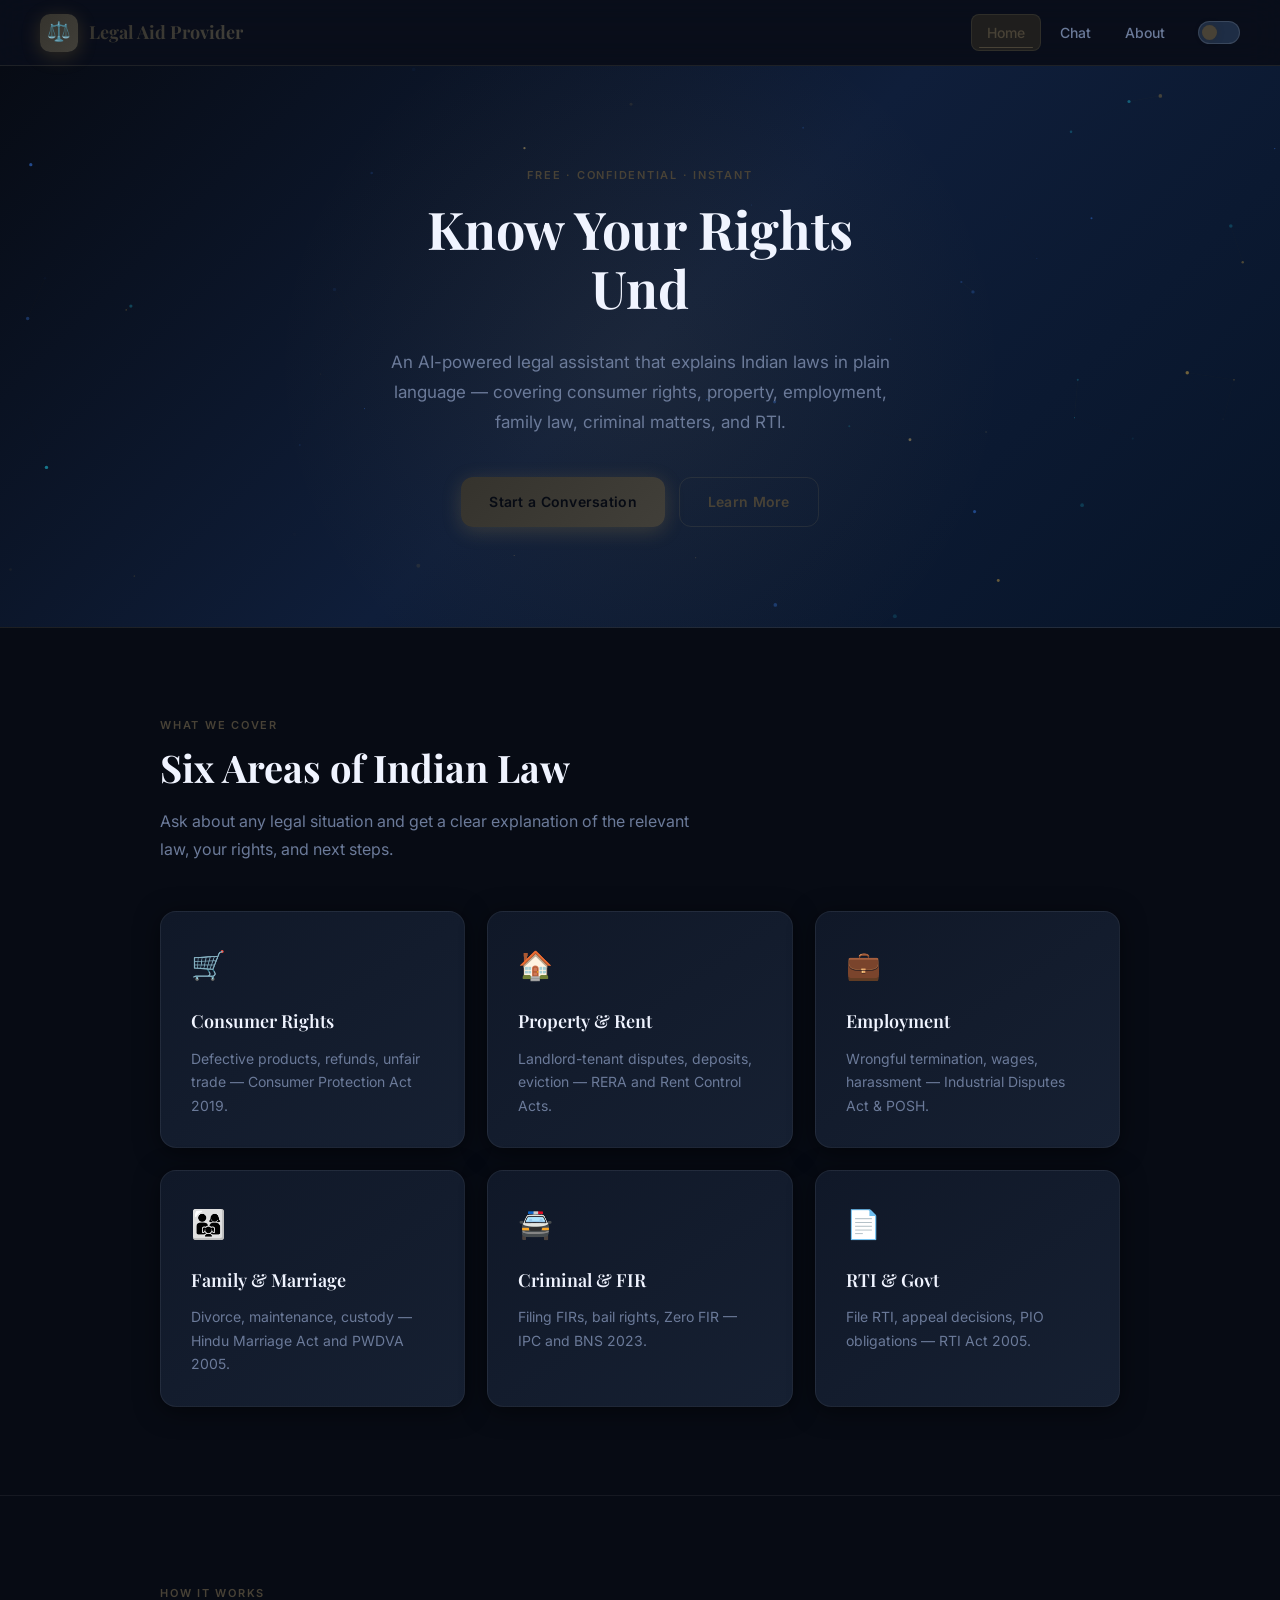
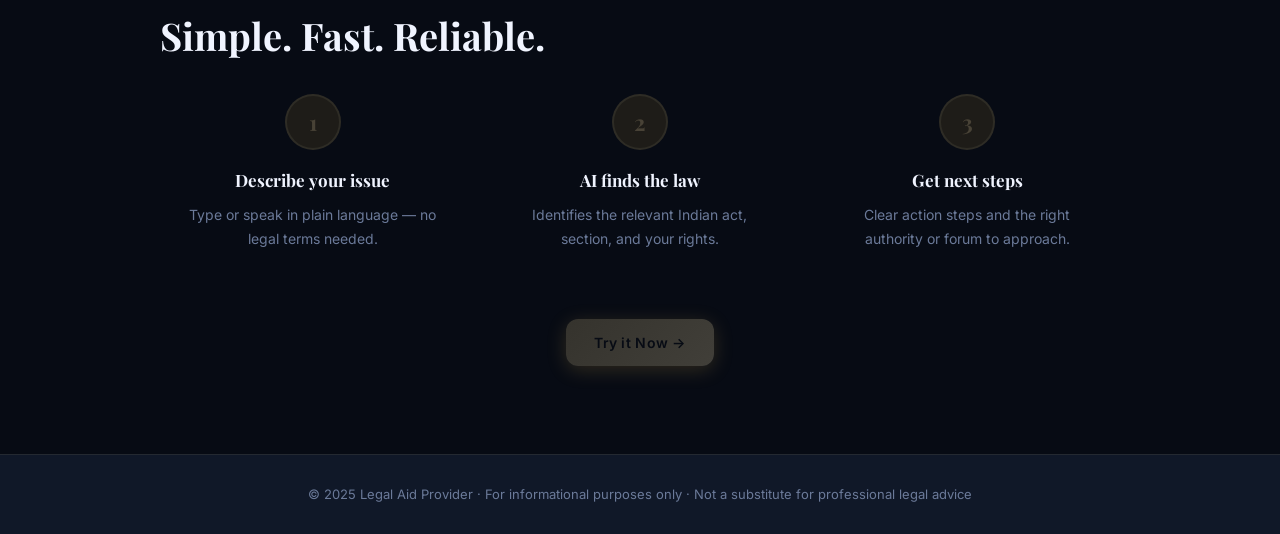
<file: Frontend/index.html>
<!DOCTYPE html>
<html lang="en">
<head>
  <meta charset="UTF-8"/>
  <meta name="viewport" content="width=device-width, initial-scale=1.0"/>
  <title>Legal Aid Provider — Indian Legal Assistant</title>
  <link rel="stylesheet" href="style.css"/>
</head>
<body>
<nav>
  <a href="index.html" class="nav-brand">
    <div class="nav-logo">⚖️</div>
    <span class="nav-brand-text">Legal Aid Provider</span>
  </a>
  <div class="nav-links">
    <a href="index.html" class="nav-link active">Home</a>
    <a href="chat.html" class="nav-link">Chat</a>
    <a href="about.html" class="nav-link">About</a>
    <button class="theme-toggle" onclick="toggleTheme()" title="Toggle theme"></button>
  </div>
  <button class="hamburger" id="hamburger" onclick="toggleMenu()">
    <span></span><span></span><span></span>
  </button>
</nav>

<div class="mobile-menu" id="mobile-menu">
  <a href="index.html" class="nav-link active">Home</a>
  <a href="chat.html" class="nav-link">Chat</a>
  <a href="about.html" class="nav-link">About</a>
  <button class="theme-toggle" onclick="toggleTheme()" style="margin:8px 14px;"></button>
</div>

<!-- Hero -->
<section style="background:var(--grad-hero);padding:100px 40px;border-bottom:1px solid var(--border-gold);position:relative;overflow:hidden;">
  <!-- Particle canvas -->
  <div class="particle-wrap">
    <canvas id="hero-canvas"></canvas>
  </div>
  <div style="position:absolute;top:-100px;left:50%;transform:translateX(-50%);width:800px;height:800px;background:radial-gradient(circle,rgba(232,184,75,0.06) 0%,transparent 65%);pointer-events:none;"></div>
  <div style="max-width:700px;margin:0 auto;text-align:center;position:relative;">
    <p class="fade-in" style="font-size:11px;font-weight:600;letter-spacing:0.16em;text-transform:uppercase;color:var(--gold);margin-bottom:14px;">Free · Confidential · Instant</p>

    <!-- Typewriter heading — replace your static h1 with this -->
    <h1 id="hero-title" class="fade-in" style="font-family:var(--font-head);font-size:52px;font-weight:700;line-height:1.14;margin-bottom:20px;color:var(--text);min-height:128px;"></h1>

    <p class="fade-in" style="font-size:17px;color:var(--muted);line-height:1.78;margin-bottom:40px;max-width:520px;margin-left:auto;margin-right:auto;">
      An AI-powered legal assistant that explains Indian laws in plain language — covering consumer rights, property, employment, family law, criminal matters, and RTI.
    </p>
    <div class="fade-in" style="display:flex;gap:14px;justify-content:center;flex-wrap:wrap;">
      <a href="chat.html" class="btn btn-primary">Start a Conversation</a>
      <a href="about.html" class="btn btn-outline">Learn More</a>
    </div>
  </div>
</section>

<!-- Legal areas -->
<section class="section">
  <p class="section-label fade-in">What we cover</p>
  <h2 class="section-title fade-in">Six Areas of Indian Law</h2>
  <p class="section-sub fade-in">Ask about any legal situation and get a clear explanation of the relevant law, your rights, and next steps.</p>
  <div class="grid-3">
    <div class="card fade-in"><div class="card-icon">🛒</div><h3>Consumer Rights</h3><p>Defective products, refunds, unfair trade — Consumer Protection Act 2019.</p></div>
    <div class="card fade-in"><div class="card-icon">🏠</div><h3>Property & Rent</h3><p>Landlord-tenant disputes, deposits, eviction — RERA and Rent Control Acts.</p></div>
    <div class="card fade-in"><div class="card-icon">💼</div><h3>Employment</h3><p>Wrongful termination, wages, harassment — Industrial Disputes Act & POSH.</p></div>
    <div class="card fade-in"><div class="card-icon">👨‍👩‍👧</div><h3>Family & Marriage</h3><p>Divorce, maintenance, custody — Hindu Marriage Act and PWDVA 2005.</p></div>
    <div class="card fade-in"><div class="card-icon">🚔</div><h3>Criminal & FIR</h3><p>Filing FIRs, bail rights, Zero FIR — IPC and BNS 2023.</p></div>
    <div class="card fade-in"><div class="card-icon">📄</div><h3>RTI & Govt</h3><p>File RTI, appeal decisions, PIO obligations — RTI Act 2005.</p></div>
  </div>
</section>

<hr class="divider"/>

<!-- How it works -->
<section class="section">
  <p class="section-label fade-in">How it works</p>
  <h2 class="section-title fade-in">Simple. Fast. Reliable.</h2>
  <div class="grid-3">
    <div style="text-align:center;padding:20px;" class="fade-in">
      <div style="width:56px;height:56px;border-radius:50%;background:var(--gold-soft);border:2px solid var(--border-gold);display:flex;align-items:center;justify-content:center;margin:0 auto 16px;font-family:var(--font-head);font-size:22px;font-weight:700;color:var(--gold);">1</div>
      <h3 style="font-family:var(--font-head);font-size:17px;margin-bottom:8px;color:var(--text);">Describe your issue</h3>
      <p style="font-size:14px;color:var(--muted);">Type or speak in plain language — no legal terms needed.</p>
    </div>
    <div style="text-align:center;padding:20px;" class="fade-in">
      <div style="width:56px;height:56px;border-radius:50%;background:var(--gold-soft);border:2px solid var(--border-gold);display:flex;align-items:center;justify-content:center;margin:0 auto 16px;font-family:var(--font-head);font-size:22px;font-weight:700;color:var(--gold);">2</div>
      <h3 style="font-family:var(--font-head);font-size:17px;margin-bottom:8px;color:var(--text);">AI finds the law</h3>
      <p style="font-size:14px;color:var(--muted);">Identifies the relevant Indian act, section, and your rights.</p>
    </div>
    <div style="text-align:center;padding:20px;" class="fade-in">
      <div style="width:56px;height:56px;border-radius:50%;background:var(--gold-soft);border:2px solid var(--border-gold);display:flex;align-items:center;justify-content:center;margin:0 auto 16px;font-family:var(--font-head);font-size:22px;font-weight:700;color:var(--gold);">3</div>
      <h3 style="font-family:var(--font-head);font-size:17px;margin-bottom:8px;color:var(--text);">Get next steps</h3>
      <p style="font-size:14px;color:var(--muted);">Clear action steps and the right authority or forum to approach.</p>
    </div>
  </div>
  <div style="text-align:center;margin-top:48px;" class="fade-in">
    <a href="chat.html" class="btn btn-primary">Try it Now →</a>
  
  </div>
</section>

<footer>
  <p>© 2025 Legal Aid Provider · For informational purposes only · Not a substitute for professional legal advice</p>
</footer>

<script>
  function toggleTheme() {
    const html = document.documentElement;
    html.dataset.theme = html.dataset.theme === 'light' ? '' : 'light';
    localStorage.setItem('theme', html.dataset.theme);
  }
  const saved = localStorage.getItem('theme');
  if (saved) document.documentElement.dataset.theme = saved;

  function toggleMenu() {
    document.getElementById('hamburger').classList.toggle('open');
    document.getElementById('mobile-menu').classList.toggle('open');
  }

  const observer = new IntersectionObserver(entries => {
    entries.forEach(e => { if (e.isIntersecting) e.target.classList.add('visible'); });
  }, { threshold: 0.12 });
  document.querySelectorAll('.fade-in').forEach(el => observer.observe(el));
</script>


<!--ANIMATION FILE-->
<script src="animations.js"></script>
<script>
  // Start typewriter on hero heading
  typeWriter('hero-title', ['Know Your Rights', 'Under Indian Law']);
  
</script>
</body>
</html>
</file>
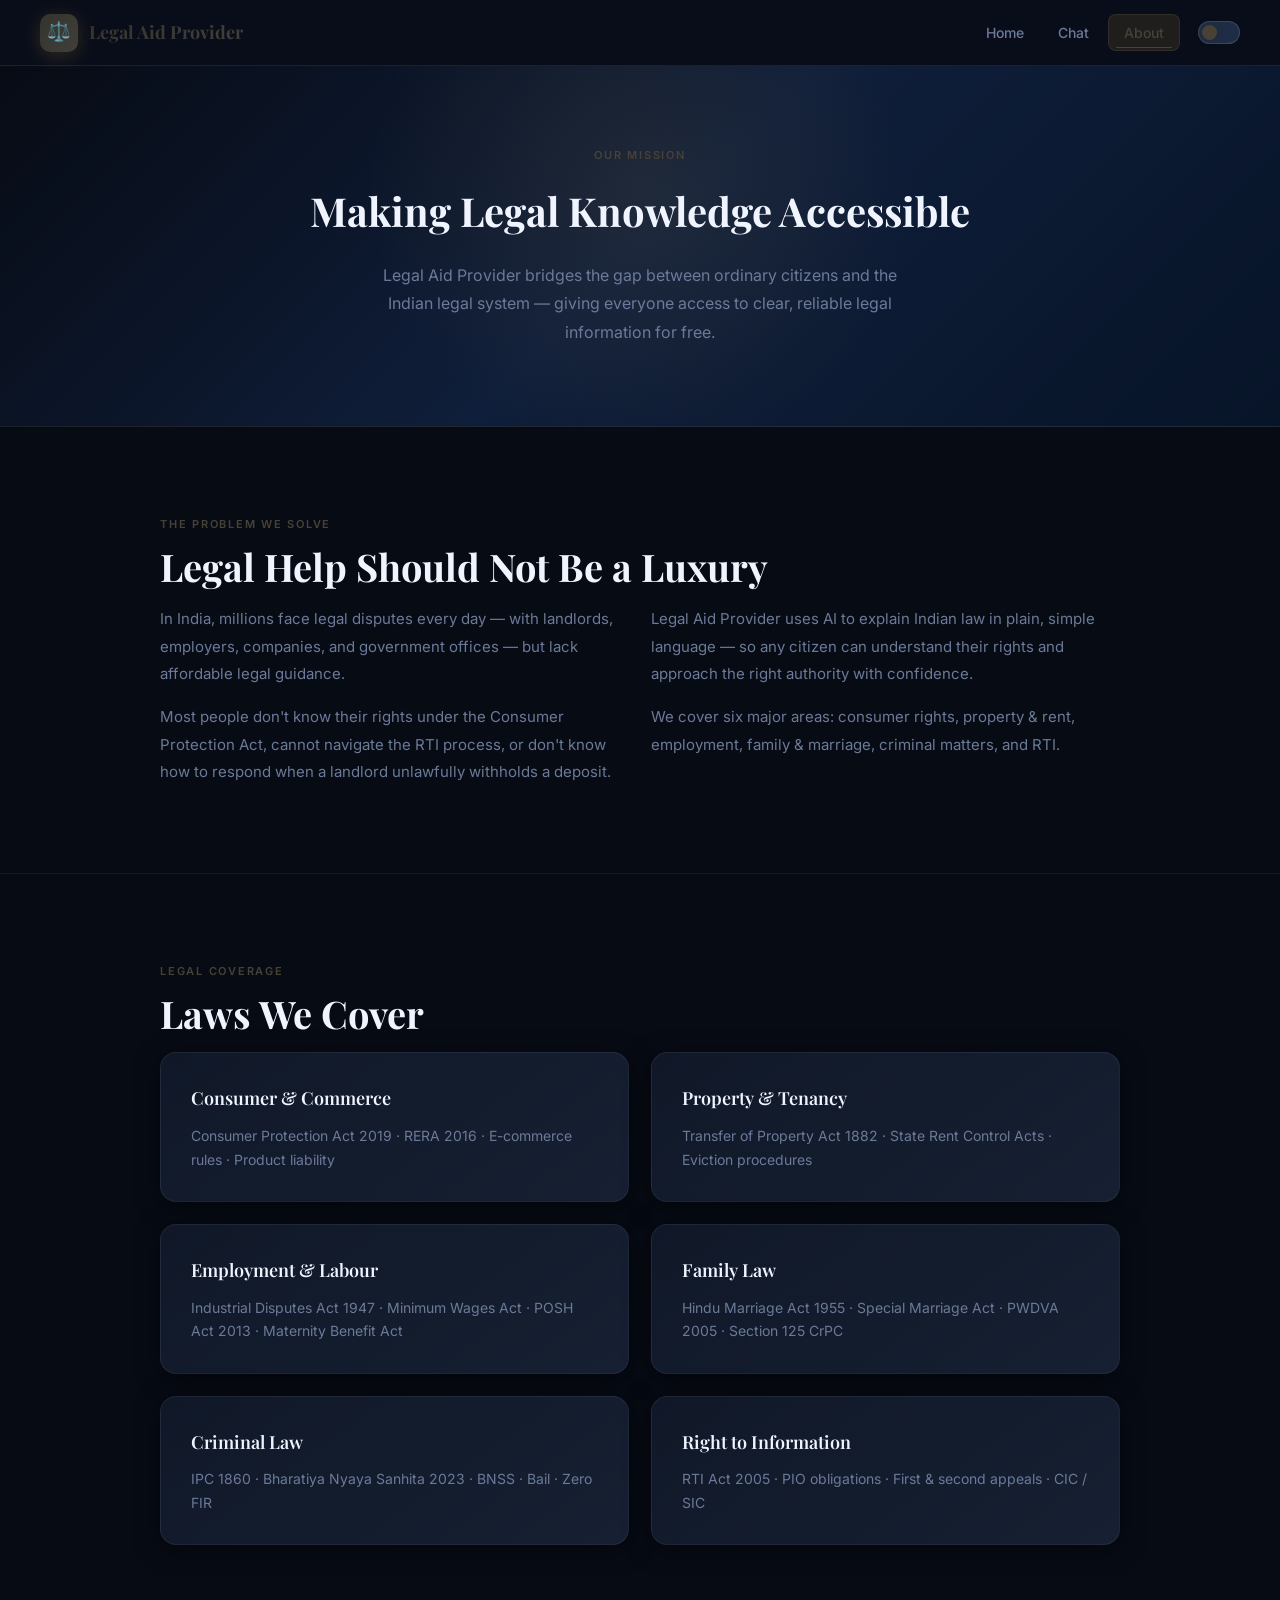
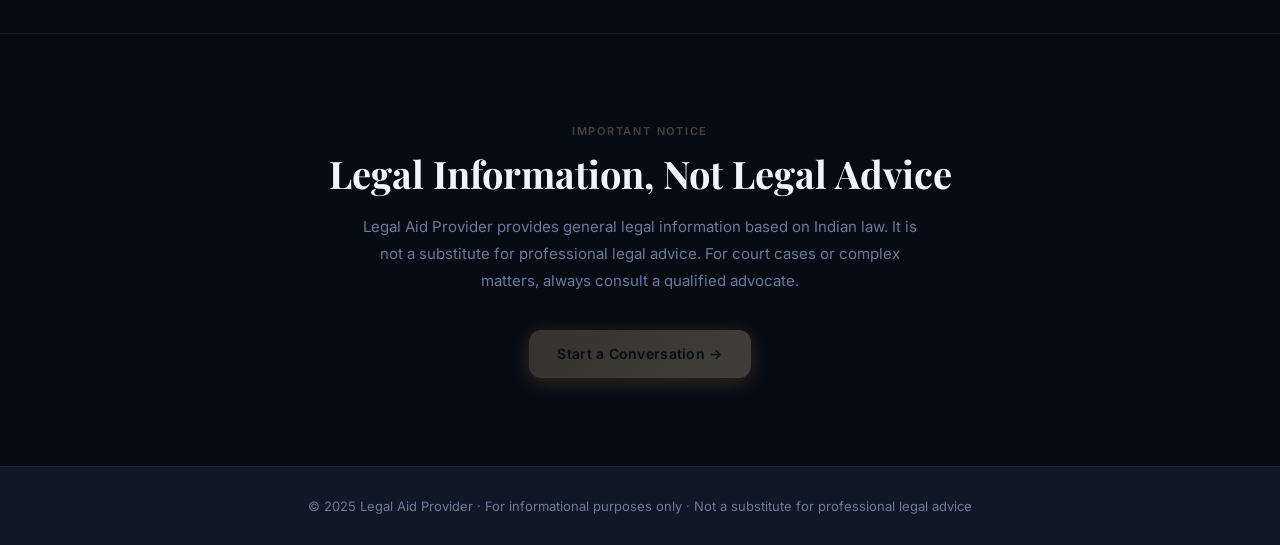
<file: Frontend/about.html>
<!DOCTYPE html>
<html lang="en">
<head>
  <meta charset="UTF-8"/>
  <meta name="viewport" content="width=device-width, initial-scale=1.0"/>
  <title>About — Legal Aid Provider</title>
  <link rel="stylesheet" href="style.css"/>
</head>
<body>
<nav>
  <a href="index.html" class="nav-brand">
    <div class="nav-logo">⚖️</div>
    <span class="nav-brand-text">Legal Aid Provider</span>
  </a>
  <div class="nav-links">
    <a href="index.html" class="nav-link">Home</a>
    <a href="chat.html" class="nav-link">Chat</a>
    <a href="about.html" class="nav-link active">About</a>
    <button class="theme-toggle" onclick="toggleTheme()" title="Toggle theme"></button>
  </div>
  <button class="hamburger" id="hamburger" onclick="toggleMenu()">
    <span></span><span></span><span></span>
  </button>
</nav>

<div class="mobile-menu" id="mobile-menu">
  <a href="index.html" class="nav-link">Home</a>
  <a href="chat.html" class="nav-link">Chat</a>
  <a href="about.html" class="nav-link active">About</a>
  <button class="theme-toggle" onclick="toggleTheme()" style="margin:8px 14px;"></button>
</div>

<div class="about-hero">
  <p style="font-size:11px;font-weight:600;letter-spacing:0.16em;text-transform:uppercase;color:var(--gold);margin-bottom:12px;" class="fade-in">Our Mission</p>
  <h1 style="font-family:var(--font-head);font-size:40px;font-weight:700;margin-bottom:16px;color:var(--text);" class="fade-in">Making Legal Knowledge Accessible</h1>
  <p style="font-size:16px;color:var(--muted);max-width:540px;margin:0 auto;line-height:1.78;" class="fade-in">
    Legal Aid Provider bridges the gap between ordinary citizens and the Indian legal system — giving everyone access to clear, reliable legal information for free.
  </p>
</div>

<section class="section">
  <p class="section-label fade-in">The problem we solve</p>
  <h2 class="section-title fade-in">Legal Help Should Not Be a Luxury</h2>
  <div class="grid-2">
    <div class="fade-in">
      <p style="color:var(--muted);line-height:1.82;margin-bottom:16px;">In India, millions face legal disputes every day — with landlords, employers, companies, and government offices — but lack affordable legal guidance.</p>
      <p style="color:var(--muted);line-height:1.82;">Most people don't know their rights under the Consumer Protection Act, cannot navigate the RTI process, or don't know how to respond when a landlord unlawfully withholds a deposit.</p>
    </div>
    <div class="fade-in">
      <p style="color:var(--muted);line-height:1.82;margin-bottom:16px;">Legal Aid Provider uses AI to explain Indian law in plain, simple language — so any citizen can understand their rights and approach the right authority with confidence.</p>
      <p style="color:var(--muted);line-height:1.82;">We cover six major areas: consumer rights, property & rent, employment, family & marriage, criminal matters, and RTI.</p>
    </div>
  </div>
</section>

<hr class="divider"/>

<section class="section">
  <p class="section-label fade-in">Legal coverage</p>
  <h2 class="section-title fade-in">Laws We Cover</h2>
  <div class="grid-2">
    <div class="card fade-in"><h3>Consumer & Commerce</h3><p>Consumer Protection Act 2019 · RERA 2016 · E-commerce rules · Product liability</p></div>
    <div class="card fade-in"><h3>Property & Tenancy</h3><p>Transfer of Property Act 1882 · State Rent Control Acts · Eviction procedures</p></div>
    <div class="card fade-in"><h3>Employment & Labour</h3><p>Industrial Disputes Act 1947 · Minimum Wages Act · POSH Act 2013 · Maternity Benefit Act</p></div>
    <div class="card fade-in"><h3>Family Law</h3><p>Hindu Marriage Act 1955 · Special Marriage Act · PWDVA 2005 · Section 125 CrPC</p></div>
    <div class="card fade-in"><h3>Criminal Law</h3><p>IPC 1860 · Bharatiya Nyaya Sanhita 2023 · BNSS · Bail · Zero FIR</p></div>
    <div class="card fade-in"><h3>Right to Information</h3><p>RTI Act 2005 · PIO obligations · First & second appeals · CIC / SIC</p></div>
  </div>
</section>

<hr class="divider"/>

<section class="section" style="text-align:center;">
  <p class="section-label fade-in">Important notice</p>
  <h2 class="section-title fade-in">Legal Information, Not Legal Advice</h2>
  <p style="color:var(--muted);max-width:580px;margin:0 auto 36px;line-height:1.82;" class="fade-in">
    Legal Aid Provider provides general legal information based on Indian law. It is not a substitute for professional legal advice. For court cases or complex matters, always consult a qualified advocate.
  </p>
  <a href="chat.html" class="btn btn-primary fade-in">Start a Conversation →</a>
</section>

<footer>
  <p>© 2025 Legal Aid Provider · For informational purposes only · Not a substitute for professional legal advice</p>
</footer>

<script>
  function toggleTheme() {
    const html = document.documentElement;
    html.dataset.theme = html.dataset.theme === 'light' ? '' : 'light';
    localStorage.setItem('theme', html.dataset.theme);
  }
  const saved = localStorage.getItem('theme');
  if (saved) document.documentElement.dataset.theme = saved;

  function toggleMenu() {
    document.getElementById('hamburger').classList.toggle('open');
    document.getElementById('mobile-menu').classList.toggle('open');
  }

  const observer = new IntersectionObserver(entries => {
    entries.forEach(e => { if (e.isIntersecting) e.target.classList.add('visible'); });
  }, { threshold: 0.12 });
  document.querySelectorAll('.fade-in').forEach(el => observer.observe(el));
</script>
</body>
</html>
</file>
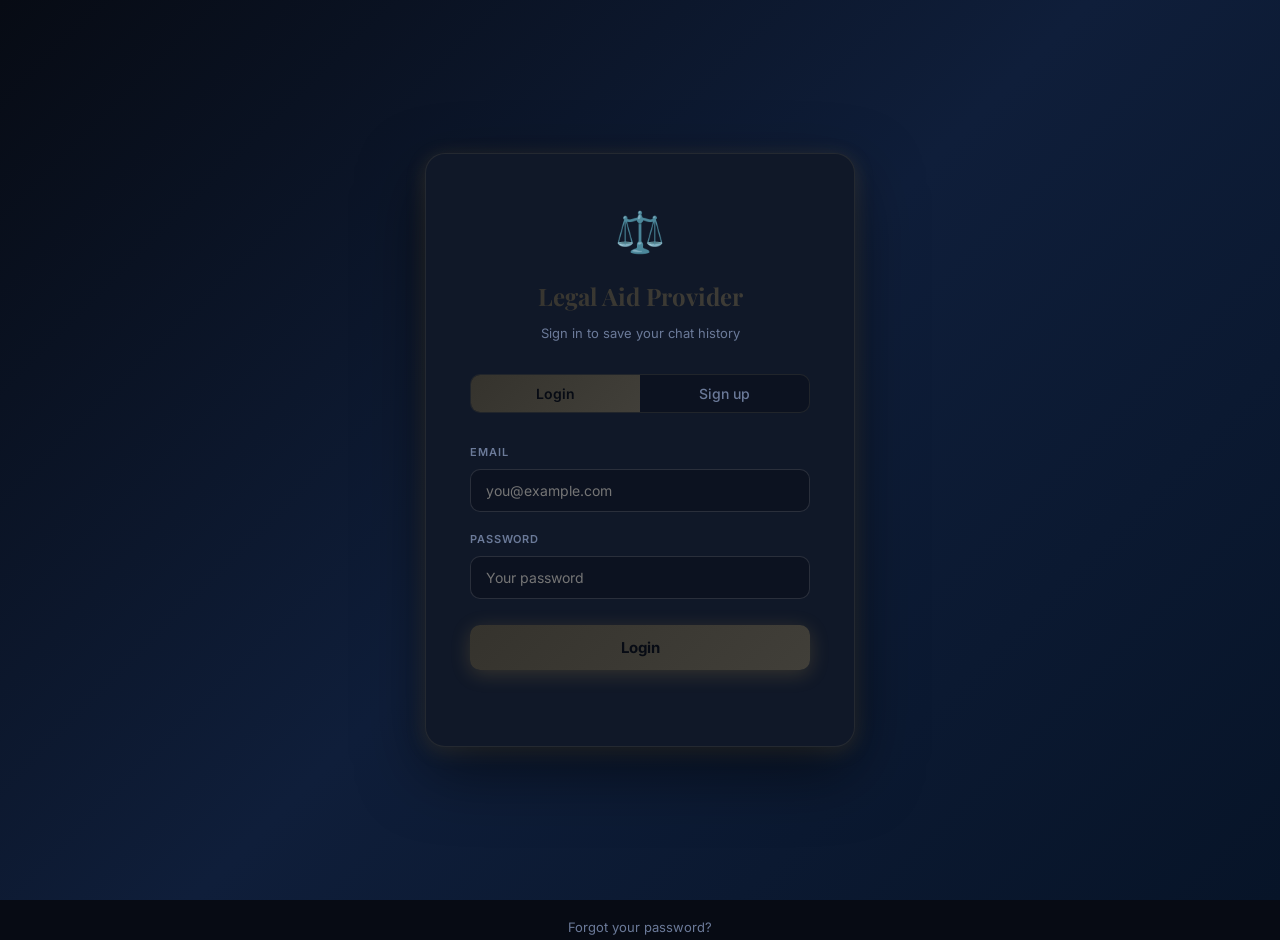
<file: Frontend/chat.html>
<!DOCTYPE html>
<html lang="en">
<head>
  <meta charset="UTF-8"/>
  <meta name="viewport" content="width=device-width, initial-scale=1.0"/>
  <title>Chat — Legal Aid Provider</title>
  <link rel="stylesheet" href="style.css"/>
</head>
<body>
<!--Animation file-->
<script src="animations.js"></script>

<!-- Sidebar overlay -->
<div id="sidebar-overlay" onclick="toggleSidebar()" style="display:none;position:fixed;inset:0;background:rgba(0,0,0,0.55);z-index:150;"></div>

<!-- History sidebar -->
<div id="sidebar">
  <div class="sidebar-header">
    <span class="sidebar-title">Chat History</span>
    <button class="new-chat-btn" onclick="newChat()">+ New</button>
  </div>
  <div id="history-list"></div>
  <div class="sidebar-footer">
    <div class="sidebar-user">
      <div class="sidebar-user-dot"></div>
      <span id="sidebar-user-name"></span>
    </div>
    <button class="signout-btn" onclick="logout()">Sign out</button>
  </div>
</div>

<nav>
  <button onclick="toggleSidebar()" style="background:none;border:none;cursor:pointer;padding:6px 10px;margin-right:6px;color:var(--gold);font-size:20px;" title="History">☰</button>
  <a href="index.html" class="nav-brand">
    <div class="nav-logo">⚖️</div>
    <span class="nav-brand-text">Legal Aid Provider</span>
  </a>
  <div class="nav-links">
    <a href="index.html" class="nav-link">Home</a>
    <a href="chat.html" class="nav-link active">Chat</a>
    <a href="about.html" class="nav-link">About</a>
    <button class="theme-toggle" onclick="toggleTheme()" title="Toggle theme"></button>
  </div>
  <button class="hamburger" id="hamburger" onclick="toggleMenu()">
  </button>
</nav>
<div class="mobile-menu" id="mobile-menu">
  <a href="index.html" class="nav-link">Home</a>
  <a href="chat.html" class="nav-link active">Chat</a>
  <a href="about.html" class="nav-link">About</a>
  <button class="theme-toggle" onclick="toggleTheme()" style="margin:8px 14px;"></button>
</div>

<div id="chat-page">

  <div id="lang-bar">
    <span>Language:</span>
    <button class="lang-btn active" onclick="setLang(this,'en')">English</button>
    <button class="lang-btn" onclick="setLang(this,'hi')">हिंदी</button>
    <button class="lang-btn" onclick="setLang(this,'ta')">தமிழ்</button>
    <button class="lang-btn" onclick="setLang(this,'te')">తెలుగు</button>
    <button class="lang-btn" onclick="setLang(this,'bn')">বাংলা</button>
    <button class="lang-btn" onclick="setLang(this,'mr')">मराठी</button>
    <button class="lang-btn" onclick="setLang(this,'gu')">ગુજરાતી</button>
    <button class="lang-btn" onclick="setLang(this,'kn')">ಕನ್ನಡ</button>
  </div>

  <div id="chips">
    <button class="chip" onclick="setTopic(this,'consumer')">🛒 Consumer rights</button>
    <button class="chip" onclick="setTopic(this,'property')">🏠 Property & rent</button>
    <button class="chip" onclick="setTopic(this,'employment')">💼 Employment</button>
    <button class="chip" onclick="setTopic(this,'family')">👨‍👩‍👧 Family & marriage</button>
    <button class="chip" onclick="setTopic(this,'criminal')">🚔 Criminal & FIR</button>
    <button class="chip" onclick="setTopic(this,'rti')">📄 RTI</button>
  </div>

  <div id="topic-indicator">
    <span id="topic-label"></span>
    <button onclick="clearTopic()" style="margin-left:10px;background:none;border:none;color:var(--muted);font-size:11px;cursor:pointer;font-family:var(--font-body);">✕ clear</button>
  </div>

  <div id="chat-toolbar">
    <button class="tool-btn danger" onclick="clearChat()">🗑 Clear chat</button>
  </div>

  <div id="messages">
    <div class="msg bot">
      <div class="avatar bot-avatar">LA</div>
      <div class="msg-group">
        <div class="bubble">
          <strong>Welcome to Legal Aid Provider</strong><br><br>
          I help you understand your rights under Indian law. Select a topic above or type your question below. You can also use the 🎤 voice button to speak.<br><br>
          <em>This service provides legal information only. Always consult a licensed advocate for formal proceedings.</em>
        </div>
      </div>
    </div>
  </div>

  <div id="input-wrap">
    <div class="input-row">
      <textarea id="input" rows="1" placeholder="Describe your legal issue…"
        onkeydown="handleKey(event)" oninput="resize(this)"></textarea>
      <div class="input-actions">
        <button id="voice-btn" onclick="toggleVoice()" title="Voice input">
          <svg viewBox="0 0 24 24"><path d="M12 1a4 4 0 0 1 4 4v6a4 4 0 0 1-8 0V5a4 4 0 0 1 4-4zm-7 10a7 7 0 0 0 14 0h-2a5 5 0 0 1-10 0H5zm7 9v-3h-2v3H8v2h8v-2h-2z"/></svg>
        </button>
        <button id="send" onclick="sendMessage()" title="Send">
          <svg viewBox="0 0 24 24"><path d="M2 21l21-9L2 3v7l15 2-15 2z"/></svg>
        </button>
      </div>
    </div>
    <div id="voice-status"></div>
  </div>

  <div id="disclaimer">For informational purposes only · Not a substitute for professional legal counsel</div>
</div>

<script src="auth.js"></script>
<script src="script.js"></script>
<script src="history.js"></script>
<script>
  function toggleTheme() {
    const html = document.documentElement;
    html.dataset.theme = html.dataset.theme === 'light' ? '' : 'light';
    localStorage.setItem('theme', html.dataset.theme);
  }
  const saved = localStorage.getItem('theme');
  if (saved) document.documentElement.dataset.theme = saved;

  function toggleMenu() {
    document.getElementById('hamburger').classList.toggle('open');
    document.getElementById('mobile-menu').classList.toggle('open');
  }
</script>

<!-- Particle background for chat page -->
<div id="chat-bg">
  <canvas id="chat-canvas"></canvas>
</div>


</body>
</html>
</file>
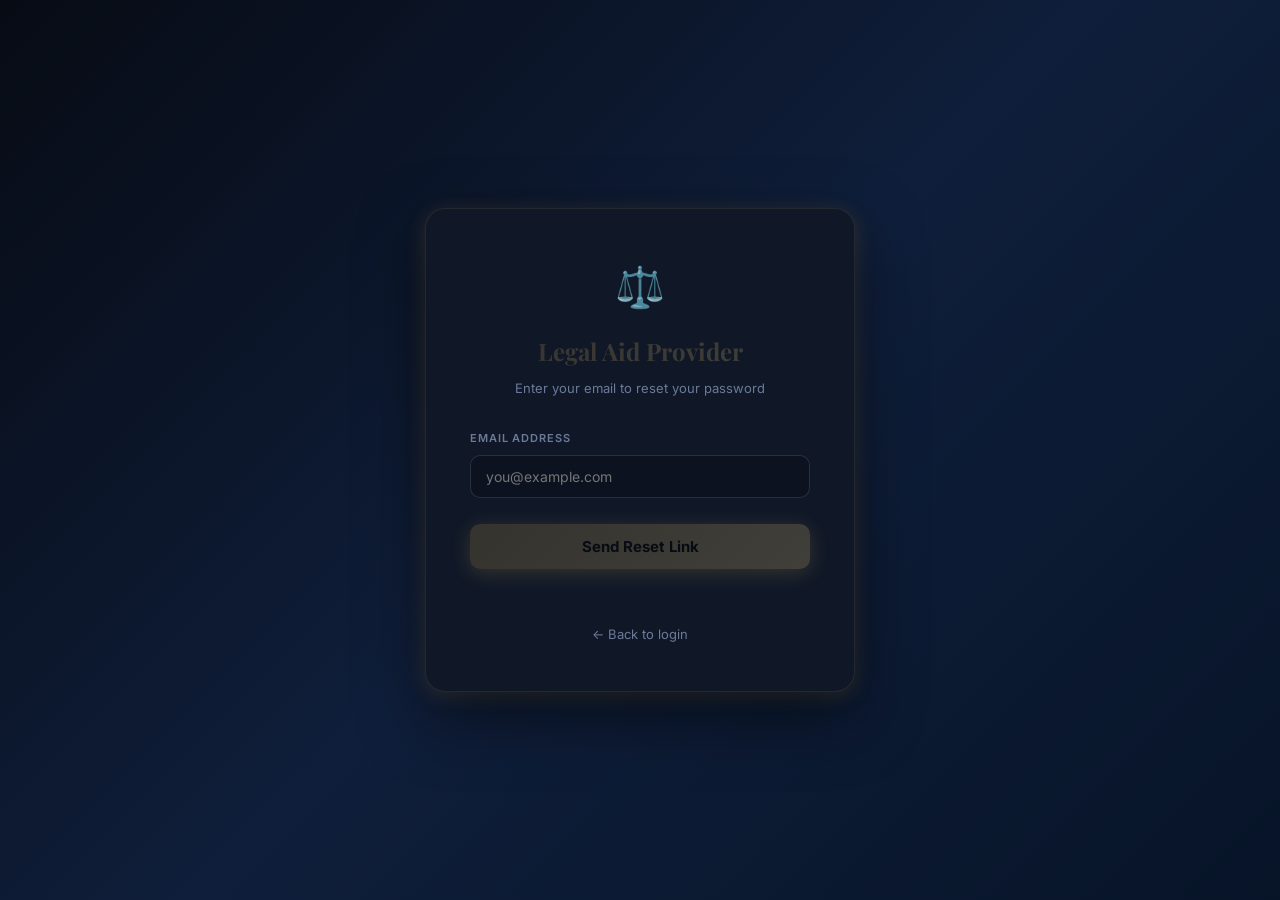
<file: Frontend/forgot-password.html>
<!DOCTYPE html>
<html lang="en">
<head>
  <meta charset="UTF-8"/>
  <meta name="viewport" content="width=device-width, initial-scale=1.0"/>
  <title>Forgot Password — Legal Aid Provider</title>
  <link rel="stylesheet" href="style.css"/>
</head>
<body>
<div class="auth-wrap">
  <div class="auth-card">

    <div class="auth-logo">
      <span>⚖️</span>
      <h1>Legal Aid Provider</h1>
      <p>Enter your email to reset your password</p>
    </div>

    <!-- Step 1 — Enter email -->
    <div id="step-email">
      <div class="field">
        <label>Email address</label>
        <input type="email" id="reset-email" placeholder="you@example.com"/>
      </div>
      <button class="auth-btn" onclick="handleForgotPassword()">
        Send Reset Link
      </button>
    </div>

    <!-- Step 2 — Success message -->
    <div id="step-success" style="display:none; text-align:center;">
      <div style="font-size:48px; margin-bottom:16px;">📧</div>
      <h3 style="font-family:var(--font-head); color:var(--gold); margin-bottom:12px;">
        Check your email
      </h3>
      <p style="color:var(--muted); font-size:14px; line-height:1.7;">
        If this email is registered, we have sent a password reset link.
        It expires in <strong style="color:var(--gold);">15 minutes</strong>.
      </p>
    </div>

    <div class="auth-error" id="forgot-error"></div>

    <div style="text-align:center; margin-top:20px;">
      <a href="login.html"
         style="font-size:13px; color:var(--muted); text-decoration:none;"
         onmouseover="this.style.color='var(--gold)'"
         onmouseout="this.style.color='var(--muted)'">
        ← Back to login
      </a>
    </div>

  </div>
</div>

<script>
  const saved = localStorage.getItem('theme');
  if (saved) document.documentElement.dataset.theme = saved;

  async function handleForgotPassword() {
    const email  = document.getElementById('reset-email').value.trim();
    const errEl  = document.getElementById('forgot-error');
    errEl.textContent = '';

    if (!email) {
      errEl.textContent = 'Please enter your email address';
      return;
    }

    try {
      const API_BASE = window.API_BASE_URL || localStorage.getItem('api_base_url') || 'http://localhost:8000/api';
      const res = await fetch(`${API_BASE}/auth/forgot-password`, {
        method:  'POST',
        headers: { 'Content-Type': 'application/json' },
        body:    JSON.stringify({ email })
      });

      const data = await res.json();

      // Show success message regardless
      document.getElementById('step-email').style.display   = 'none';
      document.getElementById('step-success').style.display = 'block';

    } catch(e) {
      errEl.textContent = 'Network error. Make sure backend is running.';
    }
  }
</script>
</body>
</html>
</file>
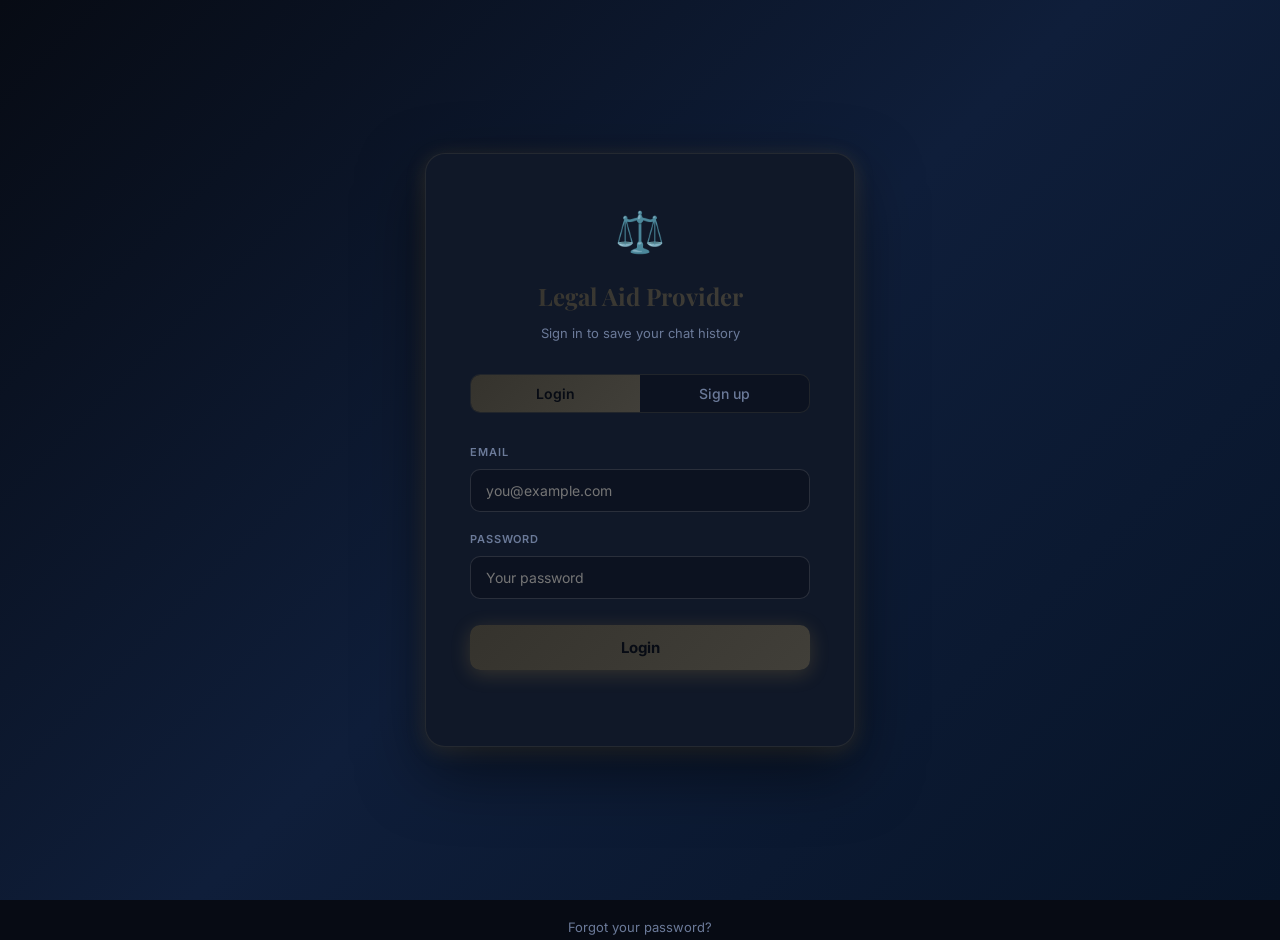
<file: Frontend/login.html>
<!DOCTYPE html>
<html lang="en">
<head>
  <meta charset="UTF-8"/>
  <meta name="viewport" content="width=device-width, initial-scale=1.0"/>
  <title>Login — Legal Aid Provider</title>
  <link rel="stylesheet" href="style.css"/>
</head>
<body>
<div class="auth-wrap">
  <div class="auth-card">
    <div class="auth-logo">
      <span>⚖️</span>
      <h1>Legal Aid Provider</h1>
      <p>Sign in to save your chat history</p>
    </div>
    <div class="tab-row">
      <button class="tab-btn active" id="tab-login" onclick="switchTab('login')">Login</button>
      <button class="tab-btn" id="tab-signup" onclick="switchTab('signup')">Sign up</button>
    </div>
    <div id="form-login">
      <div class="field"><label>Email</label><input type="email" id="login-email" placeholder="you@example.com"/></div>
      <div class="field"><label>Password</label><input type="password" id="login-password" placeholder="Your password"/></div>
      <button class="auth-btn" onclick="handleLogin()">Login</button>
    </div>
    <div id="form-signup" style="display:none;">
      <div class="field"><label>Full name</label><input type="text" id="signup-name" placeholder="Your name"/></div>
      <div class="field"><label>Email</label><input type="email" id="signup-email" placeholder="you@example.com"/></div>
      <div class="field"><label>Password</label><input type="password" id="signup-password" placeholder="Min 6 characters"/></div>
      <button class="auth-btn" onclick="handleSignup()">Create account</button>
    </div>
    <div class="auth-error" id="auth-error"></div>
  </div>
</div>

<!-- Add this inside #form-login div, after the login button -->
<div style="text-align:center; margin-top:14px;">
  <a href="forgot-password.html"
     style="font-size:13px; color:var(--muted); text-decoration:none; transition: color 0.18s;"
     onmouseover="this.style.color='var(--gold)'"
     onmouseout="this.style.color='var(--muted)'">
    Forgot your password?
  </a>
</div>

<script src="auth.js"></script>
<script>
  if (isLoggedIn()) window.location.href = 'chat.html';
  const saved = localStorage.getItem('theme');
  if (saved) document.documentElement.dataset.theme = saved;

  function switchTab(tab) {
    document.getElementById('form-login').style.display  = tab === 'login'  ? 'block' : 'none';
    document.getElementById('form-signup').style.display = tab === 'signup' ? 'block' : 'none';
    document.getElementById('tab-login').classList.toggle('active',  tab === 'login');
    document.getElementById('tab-signup').classList.toggle('active', tab === 'signup');
    document.getElementById('auth-error').textContent = '';
  }

  async function handleLogin() {
    const email    = document.getElementById('login-email').value.trim();
    const password = document.getElementById('login-password').value;
    try {
      await login(email, password);
      window.location.href = 'chat.html';
    } catch(e) {
      document.getElementById('auth-error').textContent = e.message;
    }
  }

  async function handleSignup() {
    const name     = document.getElementById('signup-name').value.trim();
    const email    = document.getElementById('signup-email').value.trim();
    const password = document.getElementById('signup-password').value;
    try {
      await signup(name, email, password);
      window.location.href = 'chat.html';
    } catch(e) {
      document.getElementById('auth-error').textContent = e.message;
    }
  }
</script>
</body>
</html>
</file>
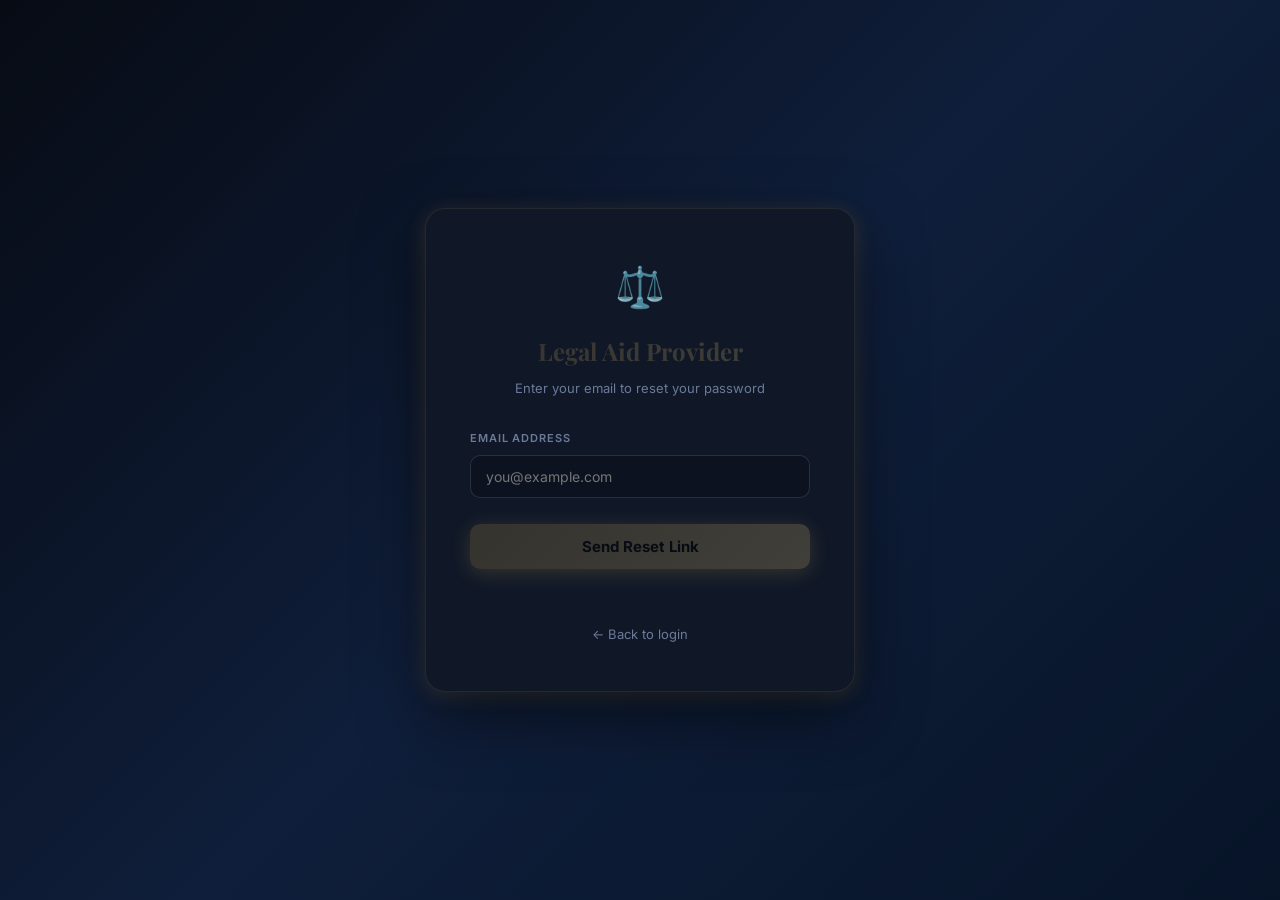
<file: Frontend/reset-password.html>
<!DOCTYPE html>
<html lang="en">
<head>
  <meta charset="UTF-8"/>
  <meta name="viewport" content="width=device-width, initial-scale=1.0"/>
  <title>Reset Password — Legal Aid Provider</title>
  <link rel="stylesheet" href="style.css"/>
</head>
<body>
<div class="auth-wrap">
  <div class="auth-card">

    <div class="auth-logo">
      <span>⚖️</span>
      <h1>Legal Aid Provider</h1>
      <p>Create your new password</p>
    </div>

    <!-- Reset form -->
    <div id="step-reset">
      <div class="field">
        <label>New password</label>
        <input type="password" id="new-password" placeholder="Min 6 characters"/>
      </div>
      <div class="field">
        <label>Confirm new password</label>
        <input type="password" id="confirm-password" placeholder="Repeat your password"/>
      </div>
      <button class="auth-btn" onclick="handleReset()">
        Reset Password
      </button>
    </div>

    <!-- Success message -->
    <div id="step-success" style="display:none; text-align:center;">
      <div style="font-size:48px; margin-bottom:16px;">✅</div>
      <h3 style="font-family:var(--font-head); color:var(--gold); margin-bottom:12px;">
        Password Reset!
      </h3>
      <p style="color:var(--muted); font-size:14px; line-height:1.7; margin-bottom:24px;">
        Your password has been changed successfully.
      </p>
      <a href="login.html" class="btn btn-primary">Go to Login</a>
    </div>

    <!-- Invalid token message -->
    <div id="step-invalid" style="display:none; text-align:center;">
      <div style="font-size:48px; margin-bottom:16px;">❌</div>
      <h3 style="font-family:var(--font-head); color:#f87171; margin-bottom:12px;">
        Link Expired
      </h3>
      <p style="color:var(--muted); font-size:14px; line-height:1.7; margin-bottom:24px;">
        This reset link has expired or already been used.
      </p>
      <a href="forgot-password.html" class="btn btn-primary">Request New Link</a>
    </div>

    <div class="auth-error" id="reset-error"></div>

  </div>
</div>

<script>
  const saved = localStorage.getItem('theme');
  if (saved) document.documentElement.dataset.theme = saved;

  // Get token from URL — e.g. reset-password.html?token=abc123
  const urlParams = new URLSearchParams(window.location.search);
  const token     = urlParams.get('token');

  // If no token in URL redirect to forgot password
  if (!token) window.location.href = 'forgot-password.html';

  async function handleReset() {
    const newPassword     = document.getElementById('new-password').value;
    const confirmPassword = document.getElementById('confirm-password').value;
    const errEl           = document.getElementById('reset-error');
    errEl.textContent     = '';

    // Validate
    if (!newPassword || newPassword.length < 6) {
      errEl.textContent = 'Password must be at least 6 characters';
      return;
    }

    if (newPassword !== confirmPassword) {
      errEl.textContent = 'Passwords do not match';
      return;
    }

    try {
      const API_BASE = window.API_BASE_URL || localStorage.getItem('api_base_url') || 'http://localhost:8000/api';
      const res = await fetch(`${API_BASE}/auth/reset-password`, {
        method:  'POST',
        headers: { 'Content-Type': 'application/json' },
        body:    JSON.stringify({
          token:        token,
          new_password: newPassword
        })
      });

      const data = await res.json();

      if (res.ok) {
        // Show success
        document.getElementById('step-reset').style.display   = 'none';
        document.getElementById('step-success').style.display = 'block';
      } else {
        // Token expired or invalid
        document.getElementById('step-reset').style.display   = 'none';
        document.getElementById('step-invalid').style.display = 'block';
      }

    } catch(e) {
      errEl.textContent = 'Network error. Make sure backend is running.';
    }
  }
</script>
</body>
</html>
</file>
<file: Frontend/style.css>
@import url('https://fonts.googleapis.com/css2?family=Playfair+Display:wght@400;600;700&family=Inter:wght@300;400;500;600&display=swap');

*, *::before, *::after { box-sizing: border-box; margin: 0; padding: 0; }

:root {
  --bg:           #070b14;
  --bg2:          #0c1220;
  --surface:      #101828;
  --surface2:     #162032;
  --surface3:     #1e2d45;
  --gold:         #484236;
  --gold2:        #4a473e;
  --gold-soft:    rgba(232,184,75,0.10);
  --gold-glow:    rgba(232,184,75,0.20);
  --blue:         #2563eb;
  --blue2:        #3b82f6;
  --blue-soft:    rgba(37,99,235,0.12);
  --cyan:         #22d3ee;
  --cyan-soft:    rgba(34,211,238,0.10);
  --text:         #f0f4ff;
  --text2:        #c8d3e8;
  --muted:        #6b7a99;
  --border:       rgba(255,255,255,0.06);
  --border2:      rgba(255,255,255,0.12);
  --border-gold:  rgba(97, 91, 76, 0.25);
  --grad-hero:    linear-gradient(135deg, #070b14 0%, #0f1e3a 50%, #071428 100%);
  --grad-gold:    linear-gradient(135deg, #35332d, #413f39);
  --grad-blue:    linear-gradient(135deg, #1e40af, #2563eb);
  --grad-card:    linear-gradient(145deg, #101828, #162032);
  --shadow:       0 4px 24px rgba(0,0,0,0.5);
  --shadow-gold:  0 4px 20px rgba(232,184,75,0.18);
  --shadow-blue:  0 4px 20px rgba(37,99,235,0.25);
  --font-head:    'Playfair Display', serif;
  --font-body:    'Inter', sans-serif;
  --radius:       12px;
  --law-bg:       rgba(34,211,238,0.08);
  --law-border:   rgba(34,211,238,0.25);
  --law-text:     #22d3ee;
}

[data-theme="light"] {
  --bg:           #f0f4ff;
  --bg2:          #e4eaf8;
  --surface:      #ffffff;
  --surface2:     #eef2fc;
  --surface3:     #dce5f7;
  --gold:         #444034;
  --gold2:        #48453b;
  --gold-soft:    rgba(184,134,11,0.08);
  --gold-glow:    rgba(184,134,11,0.15);
  --blue:         #1d4ed8;
  --blue2:        #2563eb;
  --blue-soft:    rgba(29,78,216,0.08);
  --cyan:         #0891b2;
  --cyan-soft:    rgba(8,145,178,0.08);
  --text:         #0f172a;
  --text2:        #334155;
  --muted:        #64748b;
  --border:       rgba(0,0,0,0.07);
  --border2:      rgba(0,0,0,0.13);
  --border-gold:  rgba(64, 61, 55, 0.22);
  --grad-hero:    linear-gradient(135deg, #1e3a8a 0%, #1e40af 50%, #1d4ed8 100%);
  --grad-card:    linear-gradient(145deg, #ffffff, #eef2fc);
  --shadow:       0 2px 16px rgba(0,0,0,0.10);
  --shadow-gold:  0 4px 16px rgba(184,134,11,0.12);
  --shadow-blue:  0 4px 16px rgba(29,78,216,0.15);
  --law-bg:       rgba(8,145,178,0.07);
  --law-border:   rgba(8,145,178,0.22);
  --law-text:     #0369a1;
}

html, body {
  background: var(--bg);
  color: var(--text);
  font-family: var(--font-body);
  font-size: 15px;
  line-height: 1.7;
  min-height: 100%;
  transition: background 0.35s, color 0.35s;
}

::-webkit-scrollbar { width: 5px; height: 5px; }
::-webkit-scrollbar-track { background: transparent; }
::-webkit-scrollbar-thumb { background: var(--surface3); border-radius: 10px; }

/* ── Navbar ── */
nav {
  position: sticky; top: 0; z-index: 200;
  background: rgba(10,15,28,0.85);
  border-bottom: 1px solid var(--border-gold);
  backdrop-filter: blur(16px);
  -webkit-backdrop-filter: blur(16px);
  display: flex; align-items: center;
  padding: 0 40px; height: 66px;
  transition: background 0.35s;
}
[data-theme="light"] nav { background: rgba(255,255,255,0.90); }

.nav-brand { display: flex; align-items: center; gap: 11px; text-decoration: none; }

.nav-logo {
  width: 38px; height: 38px; border-radius: 10px;
  background: var(--grad-gold);
  display: flex; align-items: center; justify-content: center;
  font-size: 19px; flex-shrink: 0; box-shadow: var(--shadow-gold);
}

.nav-brand-text {
  font-family: var(--font-head); font-size: 18px; font-weight: 700;
  background: var(--grad-gold);
  -webkit-background-clip: text; -webkit-text-fill-color: transparent; background-clip: text;
}

.nav-links { display: flex; align-items: center; gap: 4px; margin-left: auto; }

.nav-link {
  text-decoration: none; color: var(--muted);
  font-size: 14px; font-weight: 500;
  padding: 6px 15px; border-radius: 8px; transition: all 0.2s;
}
.nav-link:hover { color: var(--gold); background: var(--gold-soft); }
.nav-link.active { color: var(--gold); background: var(--gold-soft); border: 1px solid var(--border-gold); }

.hamburger {
  display: none; flex-direction: column; gap: 5px;
  cursor: pointer; padding: 6px; margin-left: auto;
  background: none; border: none;
}
.hamburger span { display: block; width: 22px; height: 2px; background: var(--gold); border-radius: 2px; transition: all 0.3s; }
.hamburger.open span:nth-child(1) { transform: translateY(7px) rotate(45deg); }
.hamburger.open span:nth-child(2) { opacity: 0; }
.hamburger.open span:nth-child(3) { transform: translateY(-7px) rotate(-45deg); }

.mobile-menu {
  display: none; flex-direction: column;
  background: var(--surface); border-bottom: 1px solid var(--border-gold);
  padding: 12px 20px; gap: 4px; animation: slideDown 0.22s ease;
}
.mobile-menu.open { display: flex; }

@keyframes slideDown {
  from { opacity: 0; transform: translateY(-8px); }
  to   { opacity: 1; transform: translateY(0); }
}
.mobile-menu .nav-link { padding: 10px 14px; border-radius: 8px; font-size: 15px; }

.theme-toggle {
  margin-left: 14px; width: 42px; height: 23px; border-radius: 12px;
  background: var(--surface3); border: 1px solid var(--border2);
  cursor: pointer; position: relative; transition: background 0.25s; flex-shrink: 0;
}
.theme-toggle::after {
  content: ''; position: absolute; top: 3px; left: 3px;
  width: 15px; height: 15px; border-radius: 50%; background: var(--gold);
  transition: transform 0.25s; box-shadow: 0 0 6px rgba(43, 41, 36, 0.5);
}
[data-theme="light"] .theme-toggle { background: var(--blue); }
[data-theme="light"] .theme-toggle::after { transform: translateX(19px); }

/* ── Buttons ── */
.btn {
  display: inline-flex; align-items: center; gap: 8px;
  padding: 12px 28px; border-radius: var(--radius);
  font-family: var(--font-body); font-size: 14px; font-weight: 600;
  cursor: pointer; text-decoration: none; border: none;
  transition: all 0.22s; letter-spacing: 0.02em;
}
.btn-primary { background: var(--grad-gold); color: #070b14; box-shadow: var(--shadow-gold); }
.btn-primary:hover { transform: translateY(-2px); box-shadow: 0 8px 28px rgba(232,184,75,0.35); }
.btn-outline { background: transparent; color: var(--gold); border: 1.5px solid var(--border-gold); }
.btn-outline:hover { background: var(--gold-soft); transform: translateY(-2px); }

/* ── Sections ── */
.section { max-width: 1040px; margin: 0 auto; padding: 88px 40px; }
.section-label { font-size: 11px; font-weight: 600; letter-spacing: 0.16em; text-transform: uppercase; color: var(--gold); margin-bottom: 10px; }
.section-title { font-family: var(--font-head); font-size: 38px; font-weight: 700; color: var(--text); line-height: 1.2; margin-bottom: 16px; }
.section-sub { font-size: 16px; color: var(--muted); max-width: 560px; line-height: 1.78; margin-bottom: 48px; }

/* ── Cards ── */
.card {
  background: var(--grad-card); border: 1px solid var(--border);
  border-radius: 16px; padding: 30px; box-shadow: var(--shadow);
  transition: transform 0.24s, box-shadow 0.24s, border-color 0.24s;
  position: relative; overflow: hidden;
}
.card::before {
  content: ''; position: absolute; top: 0; left: 0; right: 0;
  height: 2px; background: var(--grad-gold); opacity: 0; transition: opacity 0.24s;
}
.card:hover { transform: translateY(-5px); box-shadow: 0 16px 48px rgba(0,0,0,0.35), var(--shadow-gold); border-color: var(--border-gold); }
.card:hover::before { opacity: 1; }
.card-icon { font-size: 28px; margin-bottom: 16px; }
.card h3 { font-family: var(--font-head); font-size: 18px; font-weight: 600; margin-bottom: 10px; color: var(--text); }
.card p { font-size: 14px; color: var(--muted); line-height: 1.68; }

.grid-3 { display: grid; grid-template-columns: repeat(3, 1fr); gap: 22px; }
.grid-2 { display: grid; grid-template-columns: repeat(2, 1fr); gap: 22px; }

.fade-in { opacity: 0; transform: translateY(22px); transition: opacity 0.6s ease, transform 0.6s ease; }
.fade-in.visible { opacity: 1; transform: translateY(0); }

footer { border-top: 1px solid var(--border-gold); background: var(--surface); text-align: center; padding: 28px 40px; font-size: 13px; color: var(--muted); }
.divider { border: none; border-top: 1px solid var(--border); margin: 0; }

/* ── Chat page ── */
#chat-page {
  display: flex; flex-direction: column;
  height: calc(100vh - 66px);
  max-width: 900px; margin: 0 auto; width: 100%;
}

#lang-bar {
  display: flex; align-items: center; gap: 8px;
  padding: 10px 22px; border-bottom: 1px solid var(--border);
  background: var(--surface); overflow-x: auto; scrollbar-width: none; flex-shrink: 0;
}
#lang-bar::-webkit-scrollbar { display: none; }
#lang-bar span { font-size: 12px; color: var(--muted); white-space: nowrap; margin-right: 4px; }

.lang-btn {
  flex-shrink: 0; padding: 4px 13px; border-radius: 16px;
  border: 1px solid var(--border2); background: var(--bg2);
  color: var(--muted); font-size: 12px; font-family: var(--font-body);
  cursor: pointer; transition: all 0.2s; white-space: nowrap;
}
.lang-btn:hover, .lang-btn.active { border-color: var(--gold); color: var(--gold); background: var(--gold-soft); box-shadow: 0 0 10px var(--gold-glow); }

#chips {
  display: flex; gap: 8px; padding: 10px 22px;
  overflow-x: auto; border-bottom: 1px solid var(--border);
  background: var(--surface); scrollbar-width: none; flex-shrink: 0;
}
#chips::-webkit-scrollbar { display: none; }

.chip {
  flex-shrink: 0; padding: 6px 14px; border-radius: 20px;
  border: 1px solid var(--border2); background: var(--bg2);
  color: var(--muted); font-size: 12px; font-family: var(--font-body);
  font-weight: 500; cursor: pointer; transition: all 0.2s; white-space: nowrap;
}
.chip:hover { border-color: var(--gold); color: var(--gold); background: var(--gold-soft); }
.chip.active { border-color: var(--gold); color: #070b14; background: var(--grad-gold); font-weight: 600; box-shadow: var(--shadow-gold); }

#topic-indicator {
  display: none; align-items: center; padding: 7px 22px;
  font-size: 12px; color: var(--gold);
  background: var(--gold-soft); border-bottom: 1px solid var(--border-gold); flex-shrink: 0;
}

#chat-toolbar {
  display: flex; align-items: center; justify-content: flex-end;
  gap: 8px; padding: 7px 22px;
  border-bottom: 1px solid var(--border); background: var(--surface); flex-shrink: 0;
}

.tool-btn {
  display: flex; align-items: center; gap: 6px; padding: 5px 13px;
  border-radius: 6px; border: 1px solid var(--border2);
  background: none; color: var(--muted); font-size: 12px;
  font-family: var(--font-body); cursor: pointer; transition: all 0.18s;
}
.tool-btn:hover { color: var(--text); background: var(--surface2); }
.tool-btn.danger:hover { color: #f87171; border-color: rgba(248,113,113,0.3); }

#messages {
  flex: 1; overflow-y: auto; padding: 30px 24px;
  display: flex; flex-direction: column; gap: 24px;
  scrollbar-width: thin; scrollbar-color: var(--surface3) transparent;
  background: radial-gradient(ellipse at top, rgba(37,99,235,0.04) 0%, transparent 60%);
}

.msg { display: flex; gap: 13px; align-items: flex-start; animation: msgIn 0.3s ease both; }
@keyframes msgIn {
  from { opacity: 0; transform: translateY(12px); }
  to   { opacity: 1; transform: translateY(0); }
}
.msg.user { flex-direction: row-reverse; }

.avatar {
  width: 36px; height: 36px; border-radius: 10px; flex-shrink: 0;
  display: flex; align-items: center; justify-content: center;
  font-size: 11px; font-weight: 700; margin-top: 2px; letter-spacing: 0.03em;
}
.bot-avatar { background: var(--grad-gold); color: #070b14; box-shadow: var(--shadow-gold); }
.user-avatar { background: var(--blue-soft); color: var(--blue2); border: 1.5px solid rgba(59,130,246,0.3); }

.msg-group { display: flex; flex-direction: column; gap: 5px; max-width: 80%; }
.msg.user .msg-group { align-items: flex-end; }

.bubble { padding: 14px 18px; border-radius: 16px; font-size: 14px; line-height: 1.75; }
.bot .bubble { background: var(--surface); color: var(--text); border: 1px solid var(--border); border-top-left-radius: 3px; box-shadow: var(--shadow); }
.user .bubble { background: var(--grad-blue); color: #fff; border-top-right-radius: 3px; box-shadow: var(--shadow-blue); }
.bubble strong { color: var(--gold); font-weight: 600; }
.user .bubble strong { color: #fff; }
.bubble em { color: var(--muted); font-style: normal; font-size: 13px; }

.law-tag {
  display: inline-block; background: var(--law-bg); border: 1px solid var(--law-border);
  color: var(--law-text); font-size: 11.5px; font-weight: 600;
  padding: 2px 9px; border-radius: 5px; margin: 1px 2px;
  letter-spacing: 0.02em; box-shadow: 0 0 8px rgba(34,211,238,0.10);
}

.msg-actions { display: flex; gap: 6px; opacity: 0; transition: opacity 0.18s; }
.msg:hover .msg-actions { opacity: 1; }
.copy-btn {
  padding: 3px 9px; border-radius: 5px; border: 1px solid var(--border2);
  background: none; color: var(--muted); font-size: 11px;
  font-family: var(--font-body); cursor: pointer; transition: all 0.15s;
}
.copy-btn:hover { color: var(--gold); border-color: var(--border-gold); }

.typing-bubble {
  background: var(--surface); border: 1px solid var(--border);
  border-radius: 16px; border-top-left-radius: 3px;
  padding: 16px 20px; display: flex; gap: 5px; align-items: center;
}
.dot { width: 6px; height: 6px; border-radius: 50%; background: var(--gold); animation: blink 1.2s infinite; }
.dot:nth-child(2) { animation-delay: 0.2s; }
.dot:nth-child(3) { animation-delay: 0.4s; }
@keyframes blink {
  0%, 80%, 100% { opacity: 0.2; transform: scale(0.8); }
  40%           { opacity: 1;   transform: scale(1.1); }
}

#input-wrap {
  padding: 16px 22px; border-top: 1px solid var(--border-gold);
  background: var(--surface); display: flex; flex-direction: column; gap: 8px; flex-shrink: 0;
}
.input-row { display: flex; gap: 10px; align-items: flex-end; }

#input {
  flex: 1; background: var(--bg2); border: 1.5px solid var(--border2);
  border-radius: 12px; padding: 12px 17px; color: var(--text);
  font-family: var(--font-body); font-size: 14px; resize: none;
  outline: none; max-height: 120px; line-height: 1.5; transition: border-color 0.2s, box-shadow 0.2s;
}
#input::placeholder { color: var(--muted); }
#input:focus { border-color: var(--gold); box-shadow: 0 0 0 3px var(--gold-glow); }

.input-actions { display: flex; align-items: center; gap: 8px; }

#voice-btn {
  width: 42px; height: 42px; border-radius: 12px;
  background: var(--surface2); border: 1.5px solid var(--border2);
  cursor: pointer; display: flex; align-items: center; justify-content: center;
  flex-shrink: 0; transition: all 0.2s; color: var(--muted);
}
#voice-btn:hover { border-color: var(--gold); color: var(--gold); box-shadow: var(--shadow-gold); }
#voice-btn.recording { background: rgba(248,113,113,0.12); border-color: #f87171; color: #f87171; animation: voicePulse 1s ease-in-out infinite; }
@keyframes voicePulse {
  0%, 100% { box-shadow: 0 0 0 0 rgba(248,113,113,0.4); }
  50%       { box-shadow: 0 0 0 7px rgba(248,113,113,0); }
}
#voice-btn svg { width: 17px; height: 17px; fill: currentColor; }

#send {
  width: 42px; height: 42px; border-radius: 12px;
  background: var(--grad-gold); border: none; cursor: pointer;
  display: flex; align-items: center; justify-content: center;
  flex-shrink: 0; transition: all 0.2s; box-shadow: var(--shadow-gold);
}
#send:hover:not(:disabled) { transform: scale(1.06); box-shadow: 0 6px 20px rgba(232,184,75,0.4); }
#send:disabled { opacity: 0.35; cursor: default; }
#send svg { width: 17px; height: 17px; fill: #070b14; }

#voice-status { font-size: 12px; color: #f87171; text-align: center; min-height: 16px; }
#disclaimer { text-align: center; font-size: 11px; color: var(--muted); padding: 7px 22px; border-top: 1px solid var(--border); background: var(--surface); flex-shrink: 0; }

/* ── Sidebar ── */
#sidebar {
  position: fixed; top: 0; left: -290px; width: 290px; height: 100vh;
  background: var(--surface); border-right: 1px solid var(--border-gold);
  z-index: 160; transition: left 0.3s ease;
  display: flex; flex-direction: column;
  box-shadow: 4px 0 24px rgba(0,0,0,0.4);
}
.sidebar-header {
  padding: 20px 18px; border-bottom: 1px solid var(--border-gold);
  display: flex; align-items: center;
  background: linear-gradient(135deg, var(--surface), var(--surface2));
}
.sidebar-title {
  font-family: var(--font-head); font-size: 16px; font-weight: 600;
  background: var(--grad-gold); -webkit-background-clip: text;
  -webkit-text-fill-color: transparent; background-clip: text;
}
.new-chat-btn {
  margin-left: auto; padding: 5px 13px; border-radius: 7px;
  background: var(--grad-gold); color: #070b14; border: none;
  font-size: 12px; font-weight: 600; cursor: pointer;
  font-family: var(--font-body); box-shadow: var(--shadow-gold); transition: transform 0.18s;
}
.new-chat-btn:hover { transform: scale(1.04); }
#history-list { flex: 1; overflow-y: auto; padding: 10px; scrollbar-width: thin; }
.history-item {
  padding: 11px 12px; border-radius: 10px; cursor: pointer;
  margin-bottom: 4px; transition: background 0.18s, border-color 0.18s;
  border: 1px solid transparent; position: relative;
}
.history-item:hover { background: var(--surface2); border-color: var(--border-gold); }
.history-item-title { font-size: 13px; color: var(--text); font-weight: 500; white-space: nowrap; overflow: hidden; text-overflow: ellipsis; padding-right: 22px; }
.history-item-meta { font-size: 11px; color: var(--muted); margin-top: 3px; display: flex; gap: 8px; }
.history-item-delete {
  position: absolute; right: 8px; top: 50%; transform: translateY(-50%);
  background: none; border: none; color: var(--muted); cursor: pointer;
  font-size: 13px; padding: 3px 6px; border-radius: 4px; opacity: 0; transition: all 0.15s;
}
.history-item:hover .history-item-delete { opacity: 1; }
.history-item-delete:hover { color: #f87171; background: rgba(248,113,113,0.1); }
.sidebar-footer { padding: 14px 18px; border-top: 1px solid var(--border); background: var(--surface2); }
.sidebar-user { font-size: 13px; color: var(--text2); margin-bottom: 10px; display: flex; align-items: center; gap: 8px; }
.sidebar-user-dot { width: 8px; height: 8px; border-radius: 50%; background: #4ade80; box-shadow: 0 0 6px rgba(74,222,128,0.5); }
.signout-btn {
  width: 100%; padding: 9px; border-radius: 8px; background: none;
  border: 1px solid var(--border2); color: var(--muted); font-size: 13px;
  cursor: pointer; font-family: var(--font-body); transition: all 0.18s;
}
.signout-btn:hover { color: #f87171; border-color: rgba(248,113,113,0.3); background: rgba(248,113,113,0.05); }

/* ── Auth ── */
.auth-wrap { min-height: 100vh; display: flex; align-items: center; justify-content: center; padding: 24px; background: var(--grad-hero); }
.auth-card { background: var(--surface); border: 1px solid var(--border-gold); border-radius: 20px; padding: 44px; width: 100%; max-width: 430px; box-shadow: 0 24px 64px rgba(0,0,0,0.5), var(--shadow-gold); }
.auth-logo { text-align: center; margin-bottom: 30px; }
.auth-logo span { font-size: 40px; }
.auth-logo h1 { font-family: var(--font-head); font-size: 24px; margin-top: 10px; background: var(--grad-gold); -webkit-background-clip: text; -webkit-text-fill-color: transparent; background-clip: text; }
.auth-logo p { font-size: 13px; color: var(--muted); margin-top: 5px; }
.tab-row { display: flex; border: 1px solid var(--border-gold); border-radius: 10px; overflow: hidden; margin-bottom: 30px; background: var(--bg2); }
.tab-btn { flex: 1; padding: 10px; border: none; background: none; color: var(--muted); font-family: var(--font-body); font-size: 14px; font-weight: 500; cursor: pointer; transition: all 0.2s; }
.tab-btn.active { background: var(--grad-gold); color: #070b14; font-weight: 600; }
.field { margin-bottom: 18px; }
.field label { display: block; font-size: 11px; font-weight: 600; color: var(--muted); margin-bottom: 7px; letter-spacing: 0.08em; text-transform: uppercase; }
.field input { width: 100%; padding: 12px 15px; background: var(--bg2); border: 1.5px solid var(--border2); border-radius: 10px; color: var(--text); font-family: var(--font-body); font-size: 14px; outline: none; transition: border-color 0.2s, box-shadow 0.2s; }
.field input:focus { border-color: var(--gold); box-shadow: 0 0 0 3px var(--gold-glow); }
.auth-btn { width: 100%; padding: 13px; background: var(--grad-gold); color: #070b14; border: none; border-radius: 10px; font-family: var(--font-body); font-size: 15px; font-weight: 700; cursor: pointer; margin-top: 8px; transition: all 0.2s; box-shadow: var(--shadow-gold); }
.auth-btn:hover { transform: translateY(-2px); box-shadow: 0 8px 28px rgba(232,184,75,0.4); }
.auth-error { color: #f87171; font-size: 13px; text-align: center; margin-top: 14px; min-height: 18px; }

/* ── About hero ── */
.about-hero { background: var(--grad-hero); padding: 80px 40px; text-align: center; border-bottom: 1px solid var(--border-gold); position: relative; overflow: hidden; }
.about-hero::before { content: ''; position: absolute; top: -50%; left: 50%; transform: translateX(-50%); width: 600px; height: 600px; background: radial-gradient(circle, rgba(232,184,75,0.08) 0%, transparent 65%); pointer-events: none; }

/* ── Responsive ── */
@media (max-width: 700px) {
  nav { padding: 0 18px; }
  .nav-links { display: none; }
  .hamburger { display: flex; }
  .section { padding: 52px 18px; }
  .grid-3 { grid-template-columns: 1fr; }
  .grid-2 { grid-template-columns: 1fr; }
  .section-title { font-size: 28px; }
  #chat-page { height: calc(100vh - 66px); }
  #messages { padding: 18px 14px; }
  #input-wrap { padding: 12px 14px; }
  #chips { padding: 10px 14px; }
  #lang-bar { padding: 8px 14px; }
  #chat-toolbar { padding: 6px 14px; }
  .bubble { font-size: 13.5px; }
  .msg-group { max-width: 90%; }
  .auth-card { padding: 28px 22px; }
  .about-hero { padding: 56px 22px; }

}



/* ════════════════════════════════════════════
   ANIMATIONS
════════════════════════════════════════════ */

/* ── Particle canvas ── */
.particle-wrap {
  position: absolute;
  inset: 0;
  overflow: hidden;
  pointer-events: none;
}

.particle-wrap canvas {
  width: 100%;
  height: 100%;
}

/* ── Typewriter cursor ── */
.type-cursor {
  display: inline-block;
  color: var(--gold);
  font-weight: 300;
  animation: cursorBlink 0.8s ease-in-out infinite;
  margin-left: 2px;
}

@keyframes cursorBlink {
  0%, 100% { opacity: 1; }
  50%       { opacity: 0; }
}

/* ── Button shine effect ── */
.shine-btn {
  position: relative;
  overflow: hidden;
}

.shine-btn::after {
  content: '';
  position: absolute;
  top: 0; left: 0; right: 0; bottom: 0;
  background: radial-gradient(
    circle 60px at var(--shine-x, 50%) var(--shine-y, 50%),
    rgba(255,255,255,0.22),
    transparent 70%
  );
  opacity: 0;
  transition: opacity 0.25s;
  pointer-events: none;
}

.shine-btn:hover::after { opacity: 1; }

/* ── Send button ripple ── */
#send { overflow: hidden; }

.ripple {
  position: absolute;
  width: 6px;
  height: 6px;
  background: rgba(255,255,255,0.5);
  border-radius: 50%;
  transform: translate(-50%, -50%) scale(0);
  animation: rippleAnim 0.6s ease-out forwards;
  pointer-events: none;
}

@keyframes rippleAnim {
  to { transform: translate(-50%, -50%) scale(14); opacity: 0; }
}

/* ── Chat page particle canvas ── */
#chat-bg {
  position: fixed;
  inset: 0;
  pointer-events: none;
  z-index: 0;
  overflow: hidden;
}

#chat-bg canvas {
  width: 100%;
  height: 100%;
  opacity: 0.5;
}

#chat-page { position: relative; z-index: 1; }

/* ── Nav link underline slide ── */
.nav-link {
  position: relative;
}

.nav-link::after {
  content: '';
  position: absolute;
  bottom: 2px; left: 50%; right: 50%;
  height: 1.5px;
  background: var(--gold);
  transition: left 0.22s ease, right 0.22s ease;
  border-radius: 2px;
}

.nav-link:hover::after,
.nav-link.active::after {
  left: 10%; right: 10%;
}

/* ── Card shimmer on hover ── */
.card::after {
  content: '';
  position: absolute;
  inset: 0;
  background: linear-gradient(
    135deg,
    transparent 30%,
    rgba(232,184,75,0.04) 50%,
    transparent 70%
  );
  opacity: 0;
  transition: opacity 0.3s;
  pointer-events: none;
}

.card:hover::after { opacity: 1; }

/* ── Chip pulse when active ── */
.chip.active {
  animation: chipPulse 2s ease-in-out infinite;
}

@keyframes chipPulse {
  0%, 100% { box-shadow: var(--shadow-gold); }
  50%       { box-shadow: 0 0 18px rgba(92, 95, 71, 0.4); }
}

/* ── Bot message glow on appear ── */
@keyframes msgGlow {
  0%   { box-shadow: 0 0 0 0 rgba(232,184,75,0.15); }
  50%  { box-shadow: 0 0 16px 4px rgba(232,184,75,0.10); }
  100% { box-shadow: none; }
}

.bot .bubble { animation: msgGlow 1.2s ease-out; }

/* ── Typing dots enhanced ── */
.dot {
  animation: dotBounce 1.2s ease-in-out infinite;
}
.dot:nth-child(1) { animation-delay: 0s; }
.dot:nth-child(2) { animation-delay: 0.18s; }
.dot:nth-child(3) { animation-delay: 0.36s; }

@keyframes dotBounce {
  0%, 80%, 100% { transform: scale(0.7) translateY(0); opacity: 0.3; }
  40%           { transform: scale(1.2) translateY(-4px); opacity: 1; }
}

/* ── Input focus glow pulse ── */
#input:focus {
  animation: inputGlow 2s ease-in-out infinite;
}

@keyframes inputGlow {
  0%, 100% { box-shadow: 0 0 0 3px rgba(76, 73, 65, 0.18); }
  50%       { box-shadow: 0 0 0 5px rgba(55, 51, 41, 0.28); }
}

/* ── Sidebar slide with backdrop blur ── */
#sidebar {
  backdrop-filter: blur(8px);
}

/* ── Logo spin on hover ── */
.nav-logo {
  transition: transform 0.4s ease;
}
.nav-brand:hover .nav-logo {
  transform: rotate(15deg) scale(1.08);
}

/* ── Gold gradient text pulse on hero ── */
@keyframes goldPulse {
  0%, 100% { opacity: 1; }
  50%       { opacity: 0.85; }
}

.nav-brand-text {
  animation: goldPulse 3s ease-in-out infinite;
}
</file>
